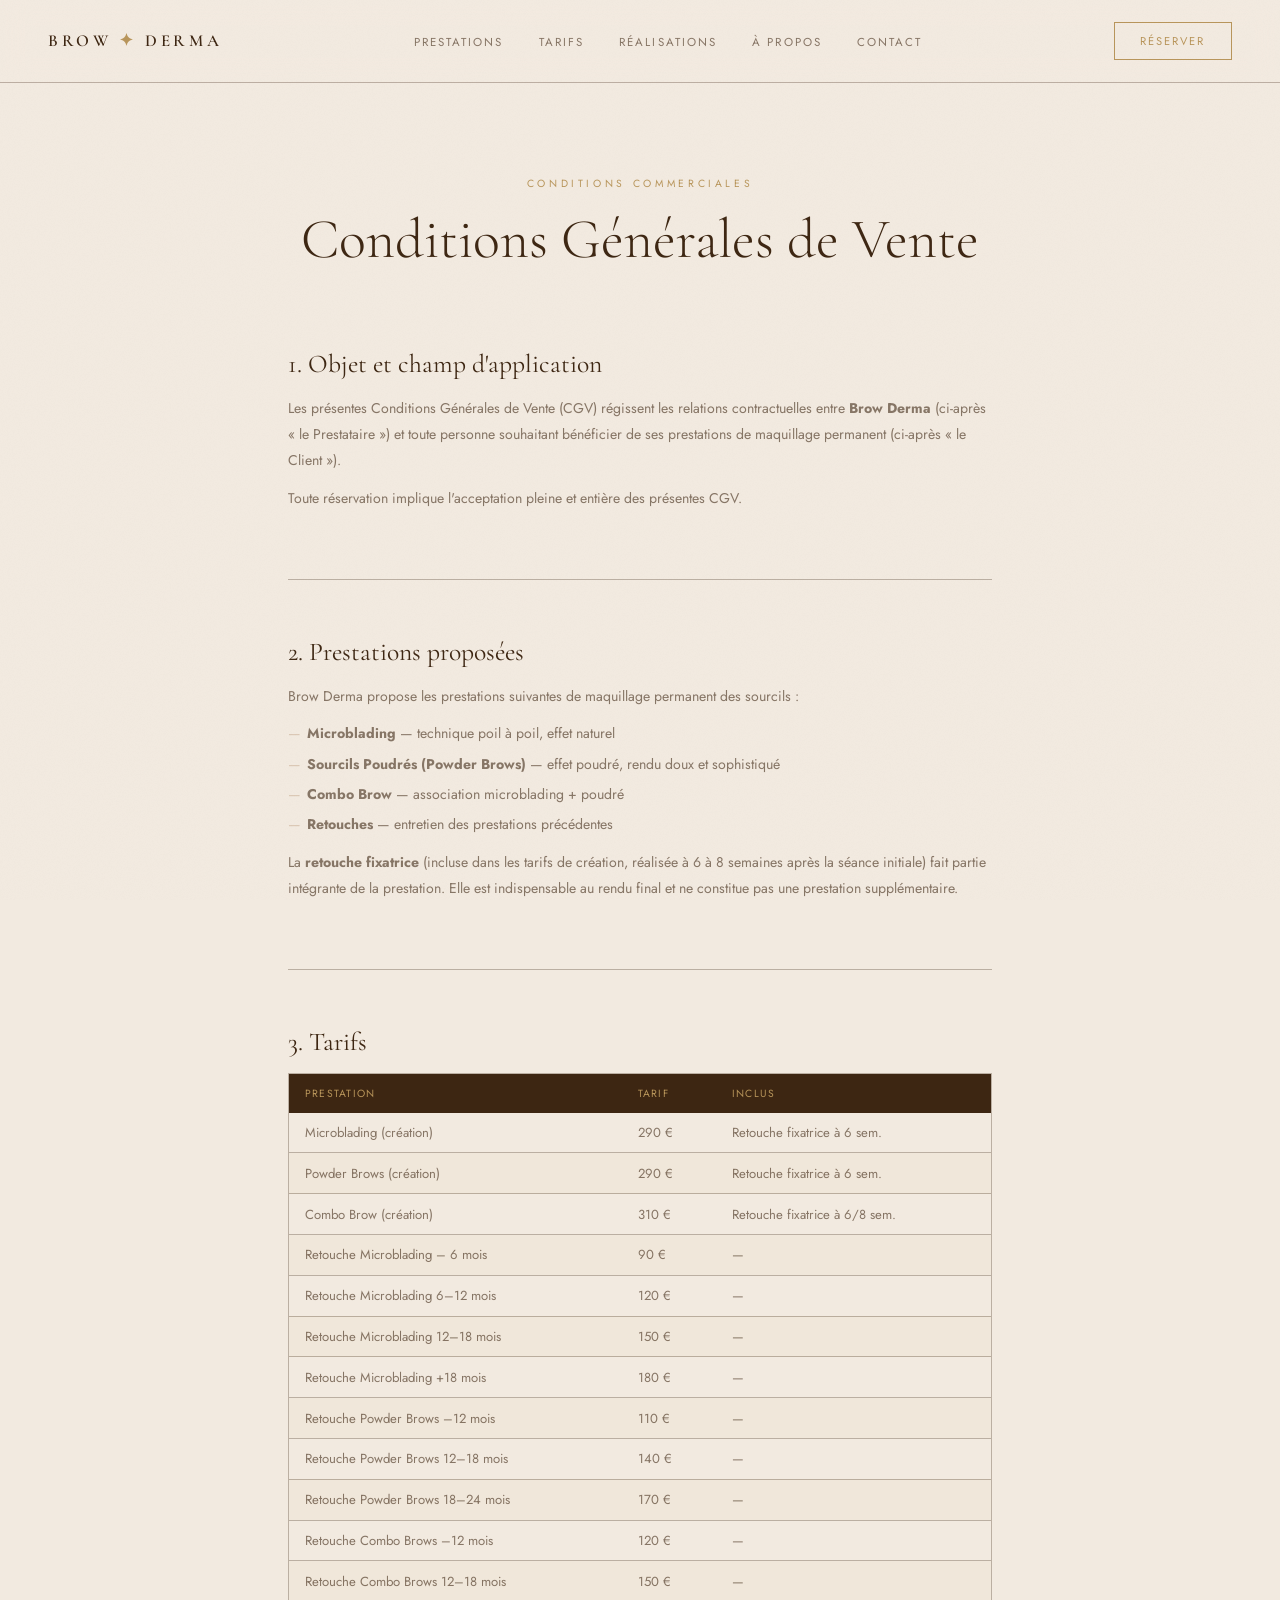
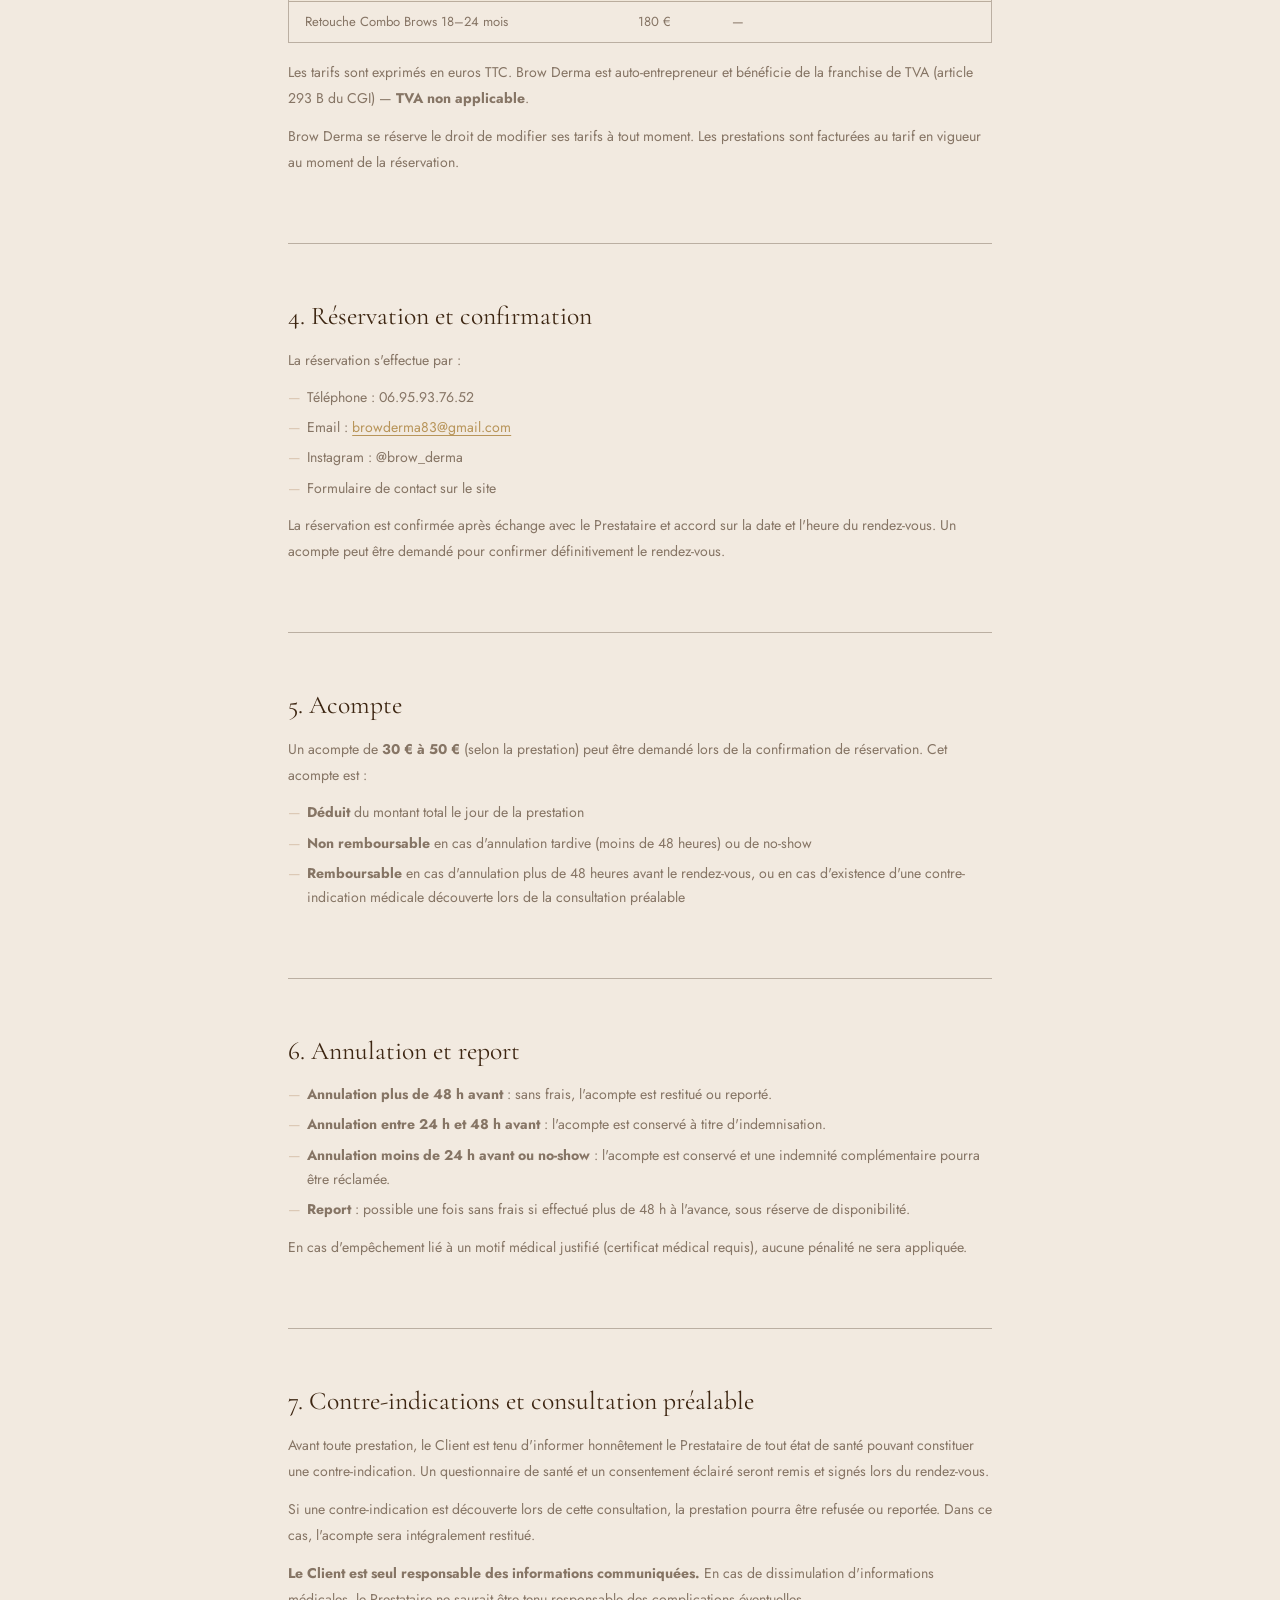
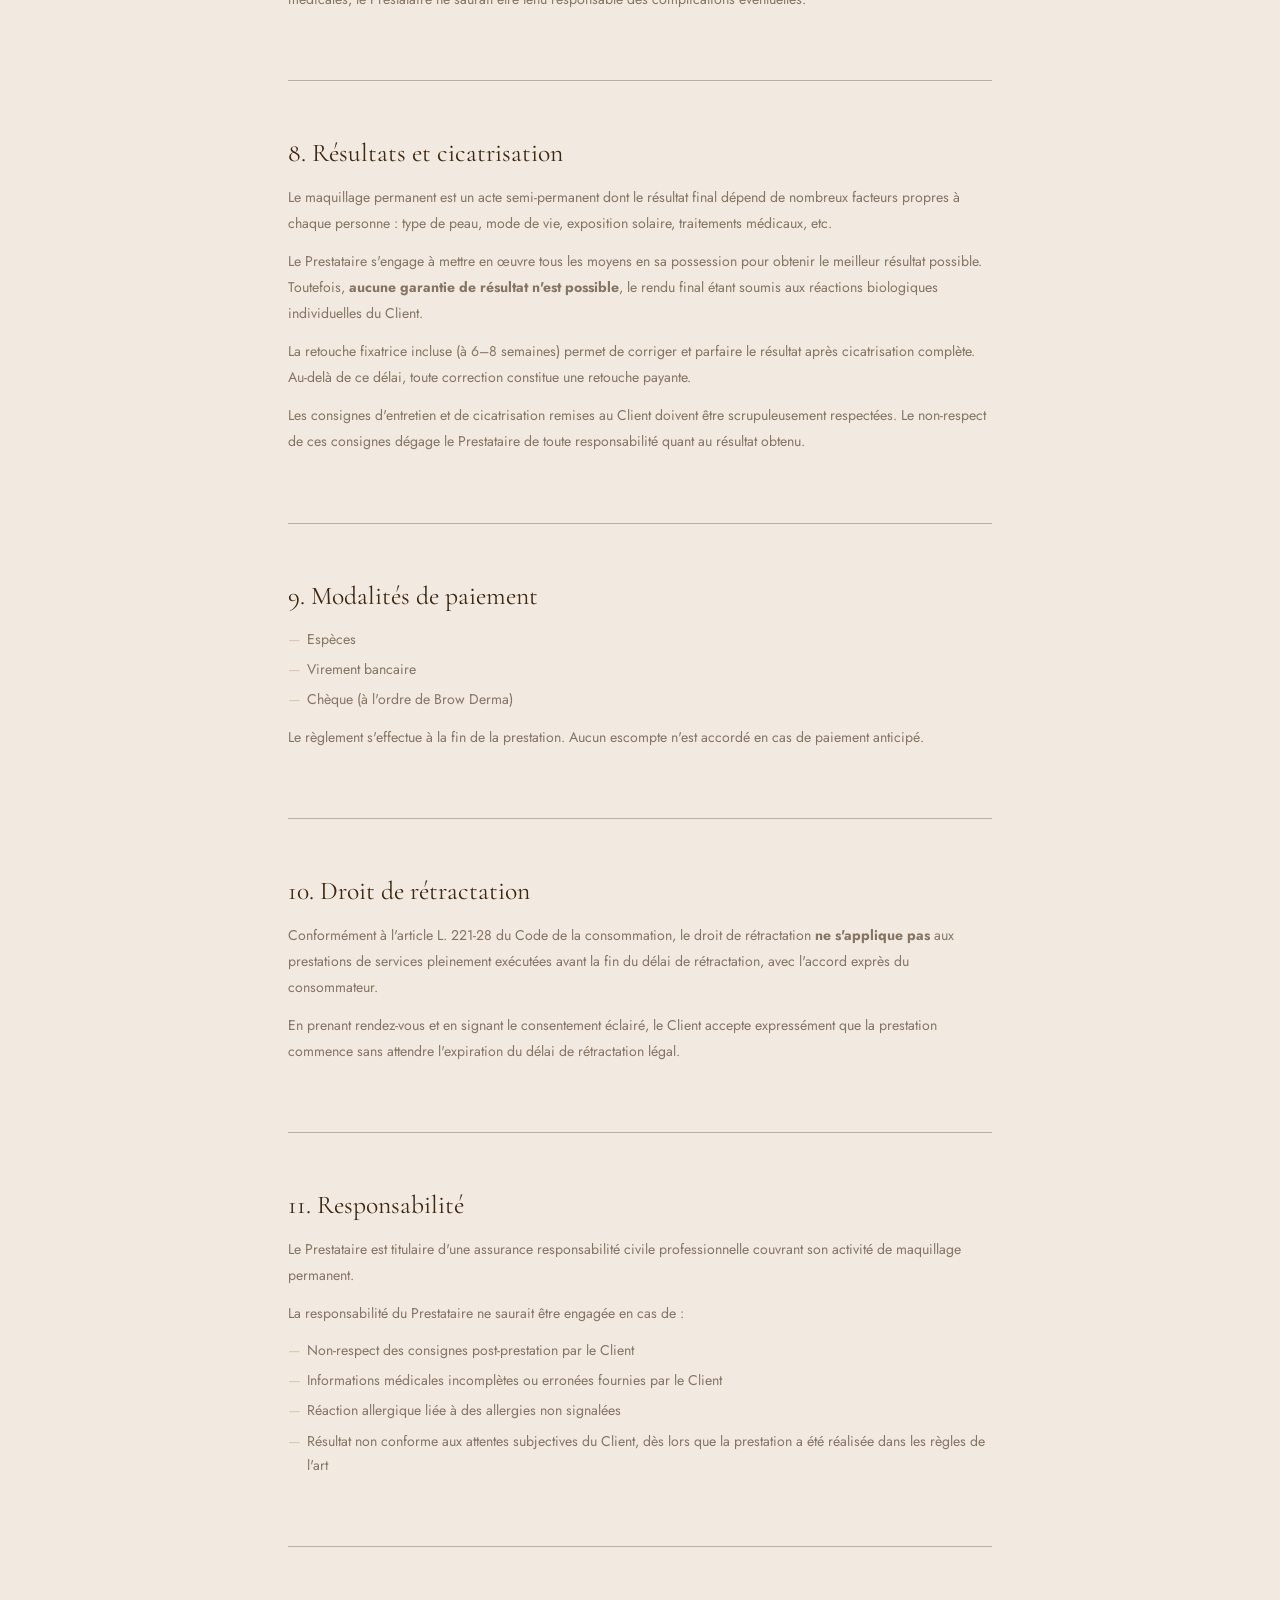
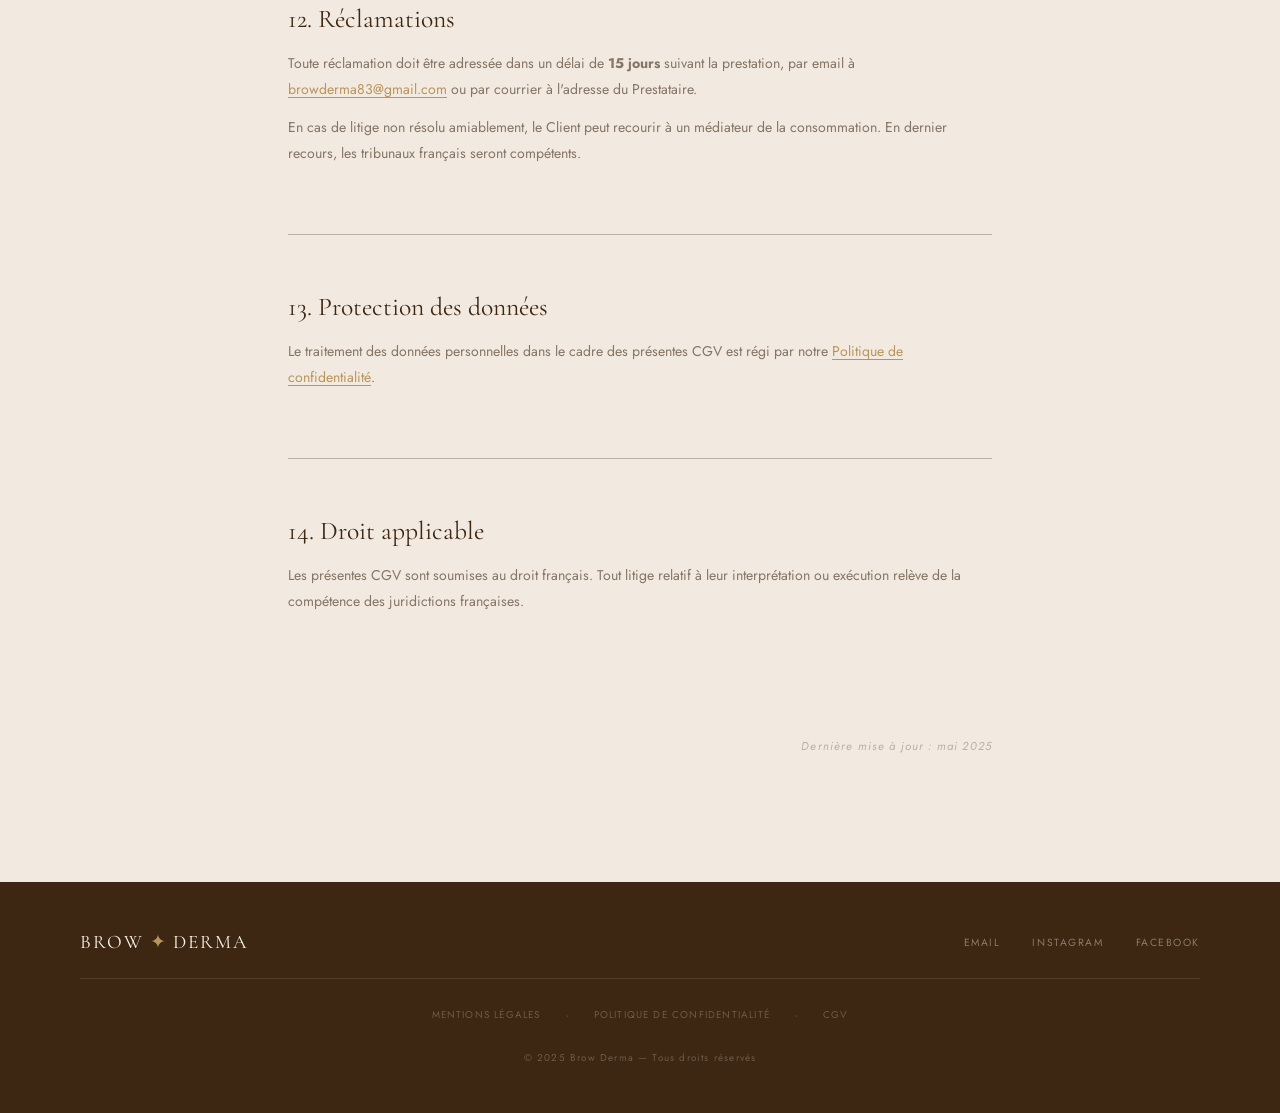
<file: cgv.html>
<!DOCTYPE html>
<html lang="fr">
<head>
  <meta charset="UTF-8" />
  <meta name="viewport" content="width=device-width, initial-scale=1.0" />
  <title>CGV – Brow Derma</title>
  <link rel="preconnect" href="https://fonts.googleapis.com" />
  <link href="https://fonts.googleapis.com/css2?family=Cormorant+Garamond:ital,wght@0,400;0,500;0,600;1,400;1,500;1,600&family=Jost:wght@300;400;500&display=swap" rel="stylesheet" />
  <link rel="stylesheet" href="style.css" />
  <link rel="stylesheet" href="legal.css" />
</head>
<body>

  <nav>
    <a href="index.html" class="nav-logo">BROW <span>✦</span> DERMA</a>
    <ul class="nav-links">
      <li><a href="index.html#prestations">Prestations</a></li>
      <li><a href="index.html#tarifs">Tarifs</a></li>
      <li><a href="index.html#realisations">Réalisations</a></li>
      <li><a href="index.html#apropos">À propos</a></li>
      <li><a href="index.html#contact">Contact</a></li>
    </ul>
    <a href="index.html#rdv" class="nav-cta">Réserver</a>
    <button class="burger" id="burger" aria-label="Ouvrir le menu" aria-expanded="false">
      <span></span><span></span><span></span>
    </button>
  </nav>

  <div class="nav-overlay" id="navOverlay" aria-hidden="true">
    <div class="nav-overlay-links">
      <a href="index.html#prestations" data-close><em>Prestations</em><span class="nav-num">01</span></a>
      <a href="index.html#tarifs" data-close><em>Tarifs</em><span class="nav-num">02</span></a>
      <a href="index.html#realisations" data-close><em>Réalisations</em><span class="nav-num">03</span></a>
      <a href="index.html#apropos" data-close><em>À propos</em><span class="nav-num">04</span></a>
      <a href="index.html#faq" data-close><em>FAQ</em><span class="nav-num">05</span></a>
      <a href="index.html#contact" data-close><em>Contact</em><span class="nav-num">06</span></a>
    </div>
    <div class="nav-overlay-footer">
      <a href="index.html#rdv" class="nav-overlay-cta" data-close>Prendre rendez-vous</a>
      <div class="nav-overlay-contacts">
        <a href="tel:+33695937652">06.95.93.76.52</a>
        <a href="mailto:browderma83@gmail.com">browderma83@gmail.com</a>
        <a href="https://instagram.com/brow_derma" target="_blank" rel="noopener">@brow_derma</a>
      </div>
    </div>
  </div>

  <main class="legal">
    <div class="legal__hero fade-in">
      <span class="legal__eyebrow">Conditions commerciales</span>
      <h1>Conditions Générales de Vente</h1>
    </div>

    <div class="legal__body fade-in">

      <section class="legal__section">
        <h2>1. Objet et champ d'application</h2>
        <p>Les présentes Conditions Générales de Vente (CGV) régissent les relations contractuelles entre <strong>Brow Derma</strong> (ci-après « le Prestataire ») et toute personne souhaitant bénéficier de ses prestations de maquillage permanent (ci-après « le Client »).</p>
        <p>Toute réservation implique l'acceptation pleine et entière des présentes CGV.</p>
      </section>

      <section class="legal__section">
        <h2>2. Prestations proposées</h2>
        <p>Brow Derma propose les prestations suivantes de maquillage permanent des sourcils :</p>
        <ul>
          <li><strong>Microblading</strong> — technique poil à poil, effet naturel</li>
          <li><strong>Sourcils Poudrés (Powder Brows)</strong> — effet poudré, rendu doux et sophistiqué</li>
          <li><strong>Combo Brow</strong> — association microblading + poudré</li>
          <li><strong>Retouches</strong> — entretien des prestations précédentes</li>
        </ul>
        <p>La <strong>retouche fixatrice</strong> (incluse dans les tarifs de création, réalisée à 6 à 8 semaines après la séance initiale) fait partie intégrante de la prestation. Elle est indispensable au rendu final et ne constitue pas une prestation supplémentaire.</p>
      </section>

      <section class="legal__section">
        <h2>3. Tarifs</h2>
        <div class="legal__table-wrap">
          <table class="legal__table">
            <thead>
              <tr><th>Prestation</th><th>Tarif</th><th>Inclus</th></tr>
            </thead>
            <tbody>
              <tr><td>Microblading (création)</td><td>290 €</td><td>Retouche fixatrice à 6 sem.</td></tr>
              <tr><td>Powder Brows (création)</td><td>290 €</td><td>Retouche fixatrice à 6 sem.</td></tr>
              <tr><td>Combo Brow (création)</td><td>310 €</td><td>Retouche fixatrice à 6/8 sem.</td></tr>
              <tr><td>Retouche Microblading – 6 mois</td><td>90 €</td><td>—</td></tr>
              <tr><td>Retouche Microblading 6–12 mois</td><td>120 €</td><td>—</td></tr>
              <tr><td>Retouche Microblading 12–18 mois</td><td>150 €</td><td>—</td></tr>
              <tr><td>Retouche Microblading +18 mois</td><td>180 €</td><td>—</td></tr>
              <tr><td>Retouche Powder Brows –12 mois</td><td>110 €</td><td>—</td></tr>
              <tr><td>Retouche Powder Brows 12–18 mois</td><td>140 €</td><td>—</td></tr>
              <tr><td>Retouche Powder Brows 18–24 mois</td><td>170 €</td><td>—</td></tr>
              <tr><td>Retouche Combo Brows –12 mois</td><td>120 €</td><td>—</td></tr>
              <tr><td>Retouche Combo Brows 12–18 mois</td><td>150 €</td><td>—</td></tr>
              <tr><td>Retouche Combo Brows 18–24 mois</td><td>180 €</td><td>—</td></tr>
            </tbody>
          </table>
        </div>
        <p>Les tarifs sont exprimés en euros TTC. Brow Derma est auto-entrepreneur et bénéficie de la franchise de TVA (article 293 B du CGI) — <strong>TVA non applicable</strong>.</p>
        <p>Brow Derma se réserve le droit de modifier ses tarifs à tout moment. Les prestations sont facturées au tarif en vigueur au moment de la réservation.</p>
      </section>

      <section class="legal__section">
        <h2>4. Réservation et confirmation</h2>
        <p>La réservation s'effectue par :</p>
        <ul>
          <li>Téléphone : 06.95.93.76.52</li>
          <li>Email : <a href="mailto:browderma83@gmail.com">browderma83@gmail.com</a></li>
          <li>Instagram : @brow_derma</li>
          <li>Formulaire de contact sur le site</li>
        </ul>
        <p>La réservation est confirmée après échange avec le Prestataire et accord sur la date et l'heure du rendez-vous. Un acompte peut être demandé pour confirmer définitivement le rendez-vous.</p>
      </section>

      <section class="legal__section">
        <h2>5. Acompte</h2>
        <p>Un acompte de <strong>30 € à 50 €</strong> (selon la prestation) peut être demandé lors de la confirmation de réservation. Cet acompte est :</p>
        <ul>
          <li><strong>Déduit</strong> du montant total le jour de la prestation</li>
          <li><strong>Non remboursable</strong> en cas d'annulation tardive (moins de 48 heures) ou de no-show</li>
          <li><strong>Remboursable</strong> en cas d'annulation plus de 48 heures avant le rendez-vous, ou en cas d'existence d'une contre-indication médicale découverte lors de la consultation préalable</li>
        </ul>
      </section>

      <section class="legal__section">
        <h2>6. Annulation et report</h2>
        <ul>
          <li><strong>Annulation plus de 48 h avant</strong> : sans frais, l'acompte est restitué ou reporté.</li>
          <li><strong>Annulation entre 24 h et 48 h avant</strong> : l'acompte est conservé à titre d'indemnisation.</li>
          <li><strong>Annulation moins de 24 h avant ou no-show</strong> : l'acompte est conservé et une indemnité complémentaire pourra être réclamée.</li>
          <li><strong>Report</strong> : possible une fois sans frais si effectué plus de 48 h à l'avance, sous réserve de disponibilité.</li>
        </ul>
        <p>En cas d'empêchement lié à un motif médical justifié (certificat médical requis), aucune pénalité ne sera appliquée.</p>
      </section>

      <section class="legal__section">
        <h2>7. Contre-indications et consultation préalable</h2>
        <p>Avant toute prestation, le Client est tenu d'informer honnêtement le Prestataire de tout état de santé pouvant constituer une contre-indication. Un questionnaire de santé et un consentement éclairé seront remis et signés lors du rendez-vous.</p>
        <p>Si une contre-indication est découverte lors de cette consultation, la prestation pourra être refusée ou reportée. Dans ce cas, l'acompte sera intégralement restitué.</p>
        <p><strong>Le Client est seul responsable des informations communiquées.</strong> En cas de dissimulation d'informations médicales, le Prestataire ne saurait être tenu responsable des complications éventuelles.</p>
      </section>

      <section class="legal__section">
        <h2>8. Résultats et cicatrisation</h2>
        <p>Le maquillage permanent est un acte semi-permanent dont le résultat final dépend de nombreux facteurs propres à chaque personne : type de peau, mode de vie, exposition solaire, traitements médicaux, etc.</p>
        <p>Le Prestataire s'engage à mettre en œuvre tous les moyens en sa possession pour obtenir le meilleur résultat possible. Toutefois, <strong>aucune garantie de résultat n'est possible</strong>, le rendu final étant soumis aux réactions biologiques individuelles du Client.</p>
        <p>La retouche fixatrice incluse (à 6–8 semaines) permet de corriger et parfaire le résultat après cicatrisation complète. Au-delà de ce délai, toute correction constitue une retouche payante.</p>
        <p>Les consignes d'entretien et de cicatrisation remises au Client doivent être scrupuleusement respectées. Le non-respect de ces consignes dégage le Prestataire de toute responsabilité quant au résultat obtenu.</p>
      </section>

      <section class="legal__section">
        <h2>9. Modalités de paiement</h2>
        <ul>
          <li>Espèces</li>
          <li>Virement bancaire</li>
          <li>Chèque (à l'ordre de Brow Derma)</li>
        </ul>
        <p>Le règlement s'effectue à la fin de la prestation. Aucun escompte n'est accordé en cas de paiement anticipé.</p>
      </section>

      <section class="legal__section">
        <h2>10. Droit de rétractation</h2>
        <p>Conformément à l'article L. 221-28 du Code de la consommation, le droit de rétractation <strong>ne s'applique pas</strong> aux prestations de services pleinement exécutées avant la fin du délai de rétractation, avec l'accord exprès du consommateur.</p>
        <p>En prenant rendez-vous et en signant le consentement éclairé, le Client accepte expressément que la prestation commence sans attendre l'expiration du délai de rétractation légal.</p>
      </section>

      <section class="legal__section">
        <h2>11. Responsabilité</h2>
        <p>Le Prestataire est titulaire d'une assurance responsabilité civile professionnelle couvrant son activité de maquillage permanent.</p>
        <p>La responsabilité du Prestataire ne saurait être engagée en cas de :</p>
        <ul>
          <li>Non-respect des consignes post-prestation par le Client</li>
          <li>Informations médicales incomplètes ou erronées fournies par le Client</li>
          <li>Réaction allergique liée à des allergies non signalées</li>
          <li>Résultat non conforme aux attentes subjectives du Client, dès lors que la prestation a été réalisée dans les règles de l'art</li>
        </ul>
      </section>

      <section class="legal__section">
        <h2>12. Réclamations</h2>
        <p>Toute réclamation doit être adressée dans un délai de <strong>15 jours</strong> suivant la prestation, par email à <a href="mailto:browderma83@gmail.com">browderma83@gmail.com</a> ou par courrier à l'adresse du Prestataire.</p>
        <p>En cas de litige non résolu amiablement, le Client peut recourir à un médiateur de la consommation. En dernier recours, les tribunaux français seront compétents.</p>
      </section>

      <section class="legal__section">
        <h2>13. Protection des données</h2>
        <p>Le traitement des données personnelles dans le cadre des présentes CGV est régi par notre <a href="politique-confidentialite.html">Politique de confidentialité</a>.</p>
      </section>

      <section class="legal__section">
        <h2>14. Droit applicable</h2>
        <p>Les présentes CGV sont soumises au droit français. Tout litige relatif à leur interprétation ou exécution relève de la compétence des juridictions françaises.</p>
      </section>

      <p class="legal__date">Dernière mise à jour : mai 2025</p>
    </div>
  </main>

  <footer>
    <div class="footer-top">
      <a href="index.html" class="footer-logo">BROW <span>✦</span> DERMA</a>
      <div class="footer-links">
        <a href="mailto:browderma83@gmail.com">Email</a>
        <a href="https://instagram.com/brow_derma" target="_blank" rel="noopener">Instagram</a>
        <a href="https://facebook.com/BrowDerma" target="_blank" rel="noopener">Facebook</a>
      </div>
    </div>
    <div class="footer-legal">
      <a href="mentions-legales.html">Mentions légales</a>
      <span>·</span>
      <a href="politique-confidentialite.html">Politique de confidentialité</a>
      <span>·</span>
      <a href="cgv.html">CGV</a>
    </div>
    <p class="footer-copy">© 2025 Brow Derma — Tous droits réservés</p>
  </footer>

  <script>
    const observer = new IntersectionObserver(entries => {
      entries.forEach(e => { if (e.isIntersecting) e.target.classList.add('visible'); });
    }, { threshold: 0.08 });
    document.querySelectorAll('.fade-in').forEach(el => observer.observe(el));

    const burger = document.getElementById('burger');
    const navOverlay = document.getElementById('navOverlay');
    const closeMenu = () => { burger.classList.remove('open'); navOverlay.classList.remove('open'); burger.setAttribute('aria-expanded','false'); navOverlay.setAttribute('aria-hidden','true'); document.body.style.overflow=''; };
    burger.addEventListener('click', () => { if (burger.classList.contains('open')) { closeMenu(); } else { burger.classList.add('open'); navOverlay.classList.add('open'); burger.setAttribute('aria-expanded','true'); navOverlay.setAttribute('aria-hidden','false'); document.body.style.overflow='hidden'; } });
    navOverlay.querySelectorAll('[data-close]').forEach(a => a.addEventListener('click', closeMenu));
    document.addEventListener('keydown', e => { if (e.key === 'Escape') closeMenu(); });
  </script>
</body>
</html>
</file>
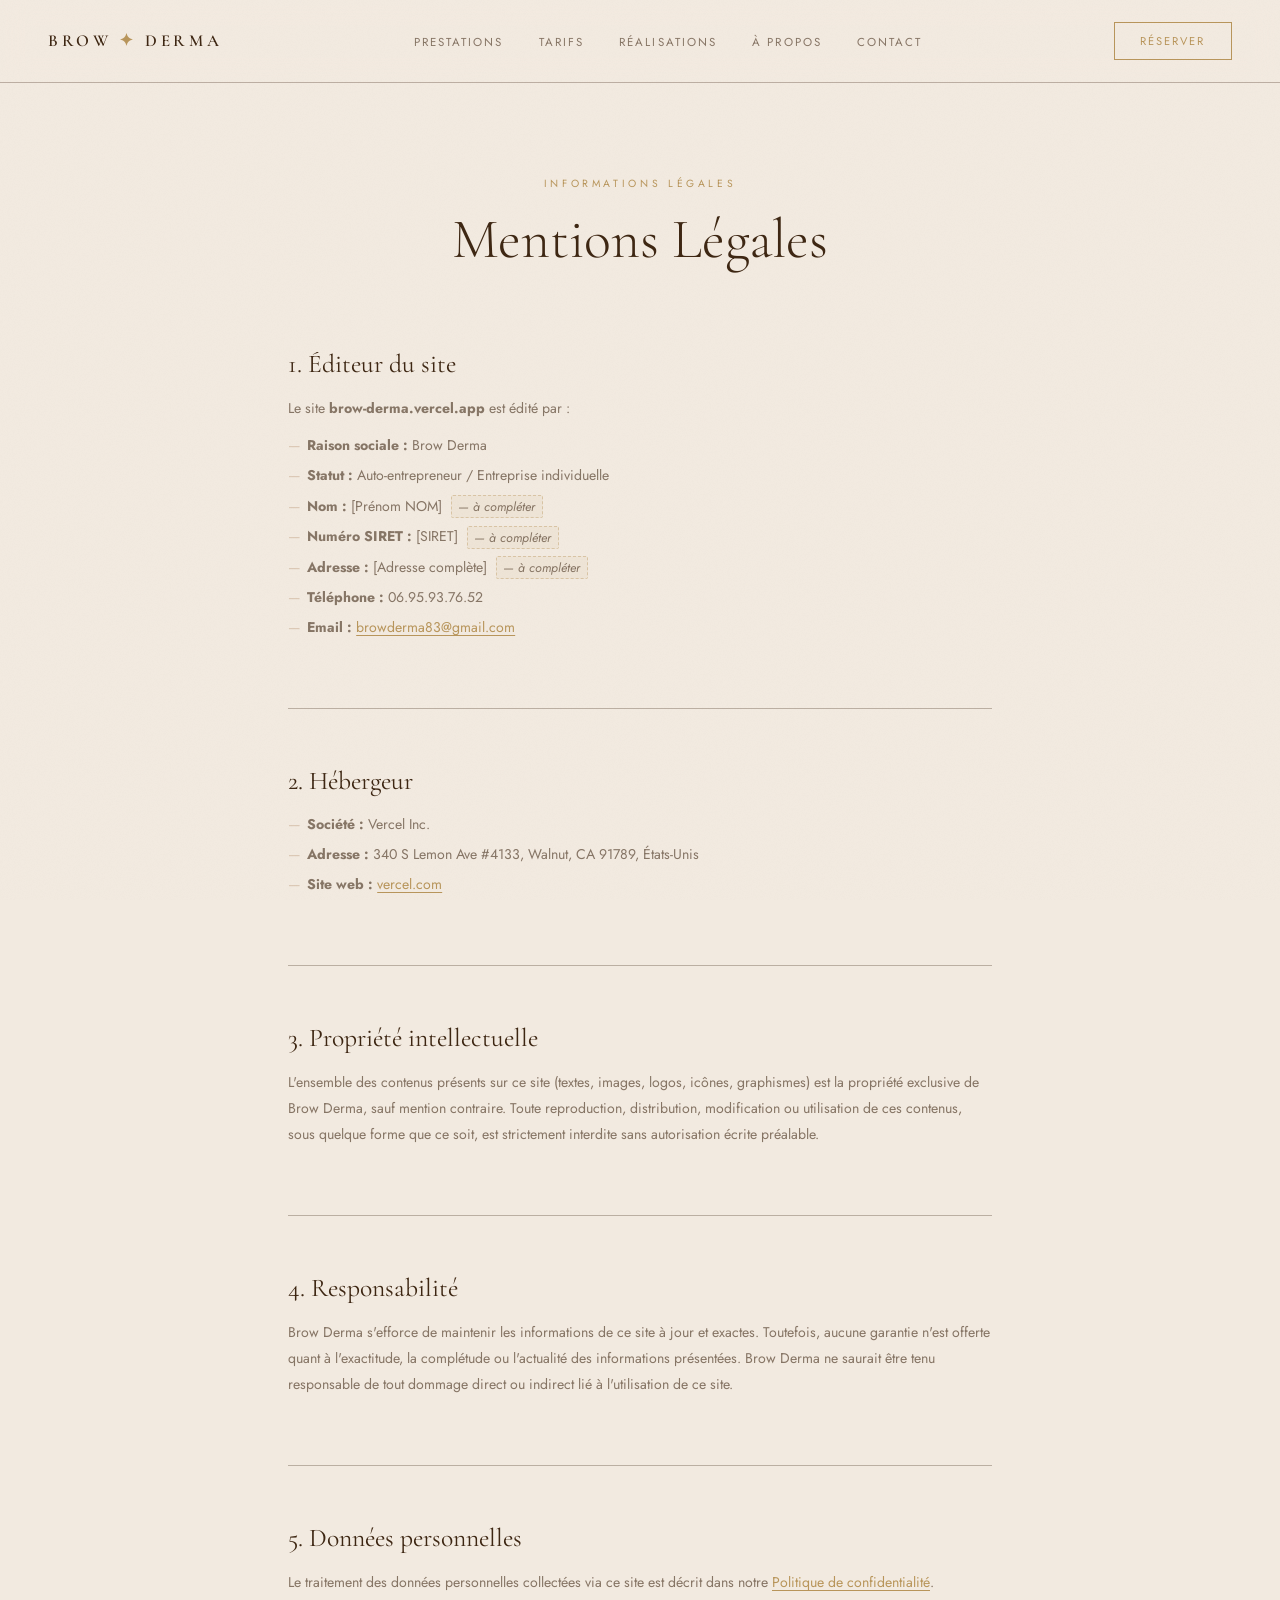
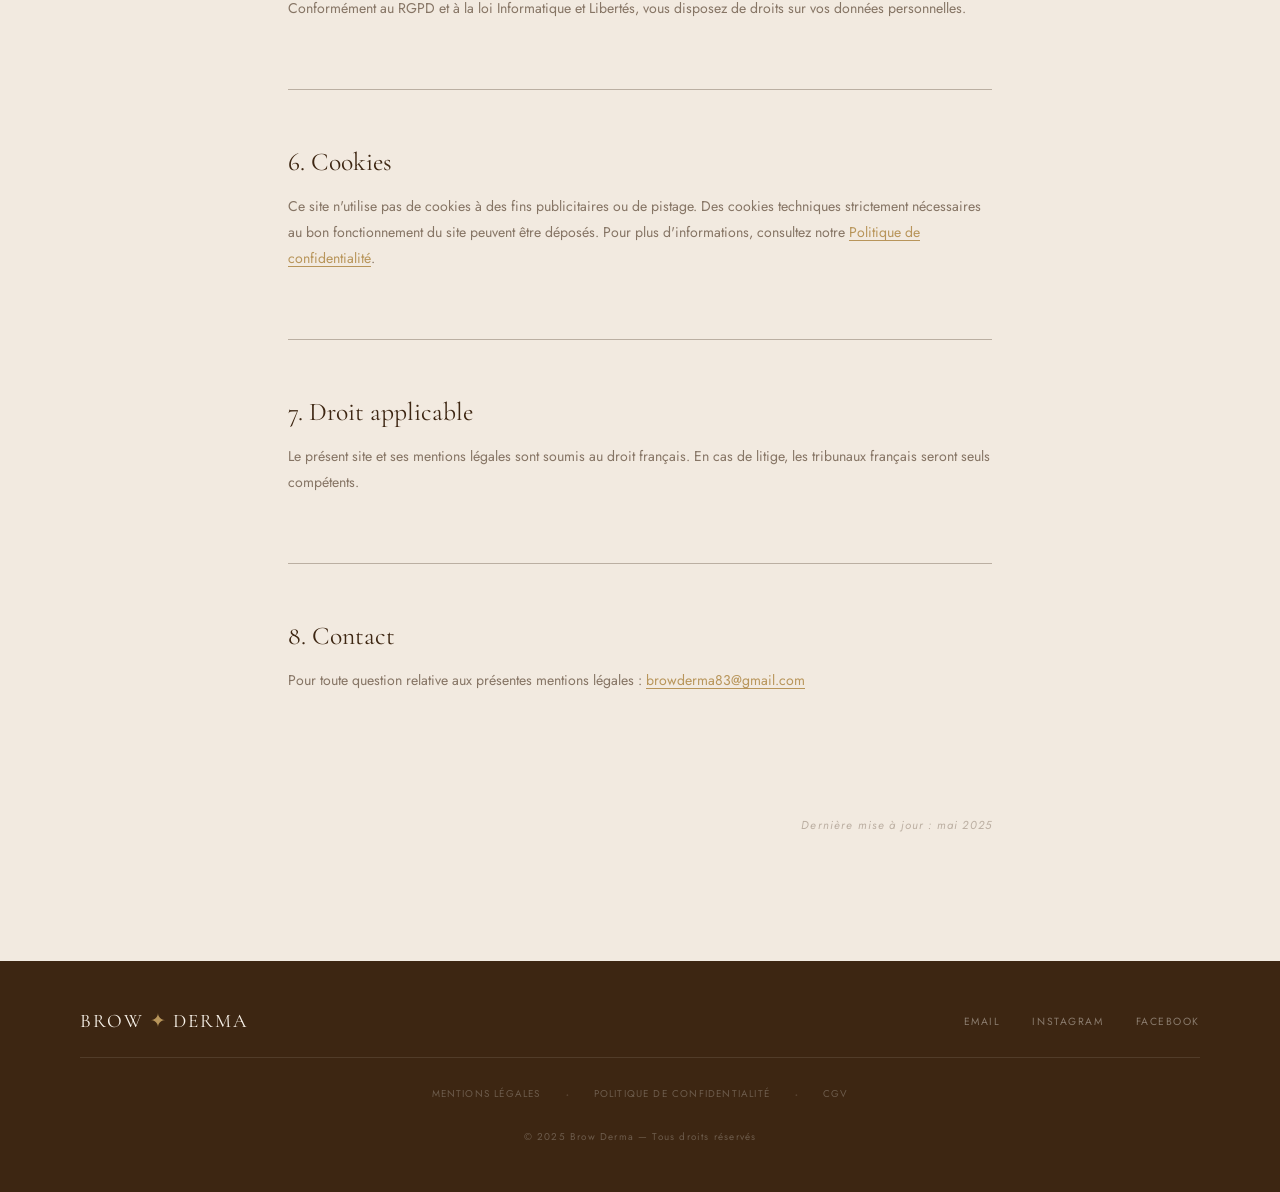
<file: mentions-legales.html>
<!DOCTYPE html>
<html lang="fr">
<head>
  <meta charset="UTF-8" />
  <meta name="viewport" content="width=device-width, initial-scale=1.0" />
  <title>Mentions Légales – Brow Derma</title>
  <link rel="preconnect" href="https://fonts.googleapis.com" />
  <link href="https://fonts.googleapis.com/css2?family=Cormorant+Garamond:ital,wght@0,400;0,500;0,600;1,400;1,500;1,600&family=Jost:wght@300;400;500&display=swap" rel="stylesheet" />
  <link rel="stylesheet" href="style.css" />
  <link rel="stylesheet" href="legal.css" />
</head>
<body>

  <nav>
    <a href="index.html" class="nav-logo">BROW <span>✦</span> DERMA</a>
    <ul class="nav-links">
      <li><a href="index.html#prestations">Prestations</a></li>
      <li><a href="index.html#tarifs">Tarifs</a></li>
      <li><a href="index.html#realisations">Réalisations</a></li>
      <li><a href="index.html#apropos">À propos</a></li>
      <li><a href="index.html#contact">Contact</a></li>
    </ul>
    <a href="index.html#rdv" class="nav-cta">Réserver</a>
    <button class="burger" id="burger" aria-label="Ouvrir le menu" aria-expanded="false">
      <span></span><span></span><span></span>
    </button>
  </nav>

  <div class="nav-overlay" id="navOverlay" aria-hidden="true">
    <div class="nav-overlay-links">
      <a href="index.html#prestations" data-close><em>Prestations</em><span class="nav-num">01</span></a>
      <a href="index.html#tarifs" data-close><em>Tarifs</em><span class="nav-num">02</span></a>
      <a href="index.html#realisations" data-close><em>Réalisations</em><span class="nav-num">03</span></a>
      <a href="index.html#apropos" data-close><em>À propos</em><span class="nav-num">04</span></a>
      <a href="index.html#faq" data-close><em>FAQ</em><span class="nav-num">05</span></a>
      <a href="index.html#contact" data-close><em>Contact</em><span class="nav-num">06</span></a>
    </div>
    <div class="nav-overlay-footer">
      <a href="index.html#rdv" class="nav-overlay-cta" data-close>Prendre rendez-vous</a>
      <div class="nav-overlay-contacts">
        <a href="tel:+33695937652">06.95.93.76.52</a>
        <a href="mailto:browderma83@gmail.com">browderma83@gmail.com</a>
        <a href="https://instagram.com/brow_derma" target="_blank" rel="noopener">@brow_derma</a>
      </div>
    </div>
  </div>

  <main class="legal">
    <div class="legal__hero fade-in">
      <span class="legal__eyebrow">Informations légales</span>
      <h1>Mentions Légales</h1>
    </div>

    <div class="legal__body fade-in">

      <section class="legal__section">
        <h2>1. Éditeur du site</h2>
        <p>Le site <strong>brow-derma.vercel.app</strong> est édité par :</p>
        <ul>
          <li><strong>Raison sociale :</strong> Brow Derma</li>
          <li><strong>Statut :</strong> Auto-entrepreneur / Entreprise individuelle</li>
          <li><strong>Nom :</strong> [Prénom NOM] <span class="legal__placeholder">— à compléter</span></li>
          <li><strong>Numéro SIRET :</strong> [SIRET] <span class="legal__placeholder">— à compléter</span></li>
          <li><strong>Adresse :</strong> [Adresse complète] <span class="legal__placeholder">— à compléter</span></li>
          <li><strong>Téléphone :</strong> 06.95.93.76.52</li>
          <li><strong>Email :</strong> <a href="mailto:browderma83@gmail.com">browderma83@gmail.com</a></li>
        </ul>
      </section>

      <section class="legal__section">
        <h2>2. Hébergeur</h2>
        <ul>
          <li><strong>Société :</strong> Vercel Inc.</li>
          <li><strong>Adresse :</strong> 340 S Lemon Ave #4133, Walnut, CA 91789, États-Unis</li>
          <li><strong>Site web :</strong> <a href="https://vercel.com" target="_blank" rel="noopener">vercel.com</a></li>
        </ul>
      </section>

      <section class="legal__section">
        <h2>3. Propriété intellectuelle</h2>
        <p>L'ensemble des contenus présents sur ce site (textes, images, logos, icônes, graphismes) est la propriété exclusive de Brow Derma, sauf mention contraire. Toute reproduction, distribution, modification ou utilisation de ces contenus, sous quelque forme que ce soit, est strictement interdite sans autorisation écrite préalable.</p>
      </section>

      <section class="legal__section">
        <h2>4. Responsabilité</h2>
        <p>Brow Derma s'efforce de maintenir les informations de ce site à jour et exactes. Toutefois, aucune garantie n'est offerte quant à l'exactitude, la complétude ou l'actualité des informations présentées. Brow Derma ne saurait être tenu responsable de tout dommage direct ou indirect lié à l'utilisation de ce site.</p>
      </section>

      <section class="legal__section">
        <h2>5. Données personnelles</h2>
        <p>Le traitement des données personnelles collectées via ce site est décrit dans notre <a href="politique-confidentialite.html">Politique de confidentialité</a>. Conformément au RGPD et à la loi Informatique et Libertés, vous disposez de droits sur vos données personnelles.</p>
      </section>

      <section class="legal__section">
        <h2>6. Cookies</h2>
        <p>Ce site n'utilise pas de cookies à des fins publicitaires ou de pistage. Des cookies techniques strictement nécessaires au bon fonctionnement du site peuvent être déposés. Pour plus d'informations, consultez notre <a href="politique-confidentialite.html">Politique de confidentialité</a>.</p>
      </section>

      <section class="legal__section">
        <h2>7. Droit applicable</h2>
        <p>Le présent site et ses mentions légales sont soumis au droit français. En cas de litige, les tribunaux français seront seuls compétents.</p>
      </section>

      <section class="legal__section">
        <h2>8. Contact</h2>
        <p>Pour toute question relative aux présentes mentions légales : <a href="mailto:browderma83@gmail.com">browderma83@gmail.com</a></p>
      </section>

      <p class="legal__date">Dernière mise à jour : mai 2025</p>
    </div>
  </main>

  <footer>
    <div class="footer-top">
      <a href="index.html" class="footer-logo">BROW <span>✦</span> DERMA</a>
      <div class="footer-links">
        <a href="mailto:browderma83@gmail.com">Email</a>
        <a href="https://instagram.com/brow_derma" target="_blank" rel="noopener">Instagram</a>
        <a href="https://facebook.com/BrowDerma" target="_blank" rel="noopener">Facebook</a>
      </div>
    </div>
    <div class="footer-legal">
      <a href="mentions-legales.html">Mentions légales</a>
      <span>·</span>
      <a href="politique-confidentialite.html">Politique de confidentialité</a>
      <span>·</span>
      <a href="cgv.html">CGV</a>
    </div>
    <p class="footer-copy">© 2025 Brow Derma — Tous droits réservés</p>
  </footer>

  <script>
    const observer = new IntersectionObserver(entries => {
      entries.forEach(e => { if (e.isIntersecting) e.target.classList.add('visible'); });
    }, { threshold: 0.08 });
    document.querySelectorAll('.fade-in').forEach(el => observer.observe(el));

    const burger = document.getElementById('burger');
    const navOverlay = document.getElementById('navOverlay');
    const closeMenu = () => { burger.classList.remove('open'); navOverlay.classList.remove('open'); burger.setAttribute('aria-expanded','false'); navOverlay.setAttribute('aria-hidden','true'); document.body.style.overflow=''; };
    burger.addEventListener('click', () => { if (burger.classList.contains('open')) { closeMenu(); } else { burger.classList.add('open'); navOverlay.classList.add('open'); burger.setAttribute('aria-expanded','true'); navOverlay.setAttribute('aria-hidden','false'); document.body.style.overflow='hidden'; } });
    navOverlay.querySelectorAll('[data-close]').forEach(a => a.addEventListener('click', closeMenu));
    document.addEventListener('keydown', e => { if (e.key === 'Escape') closeMenu(); });
  </script>
</body>
</html>
</file>
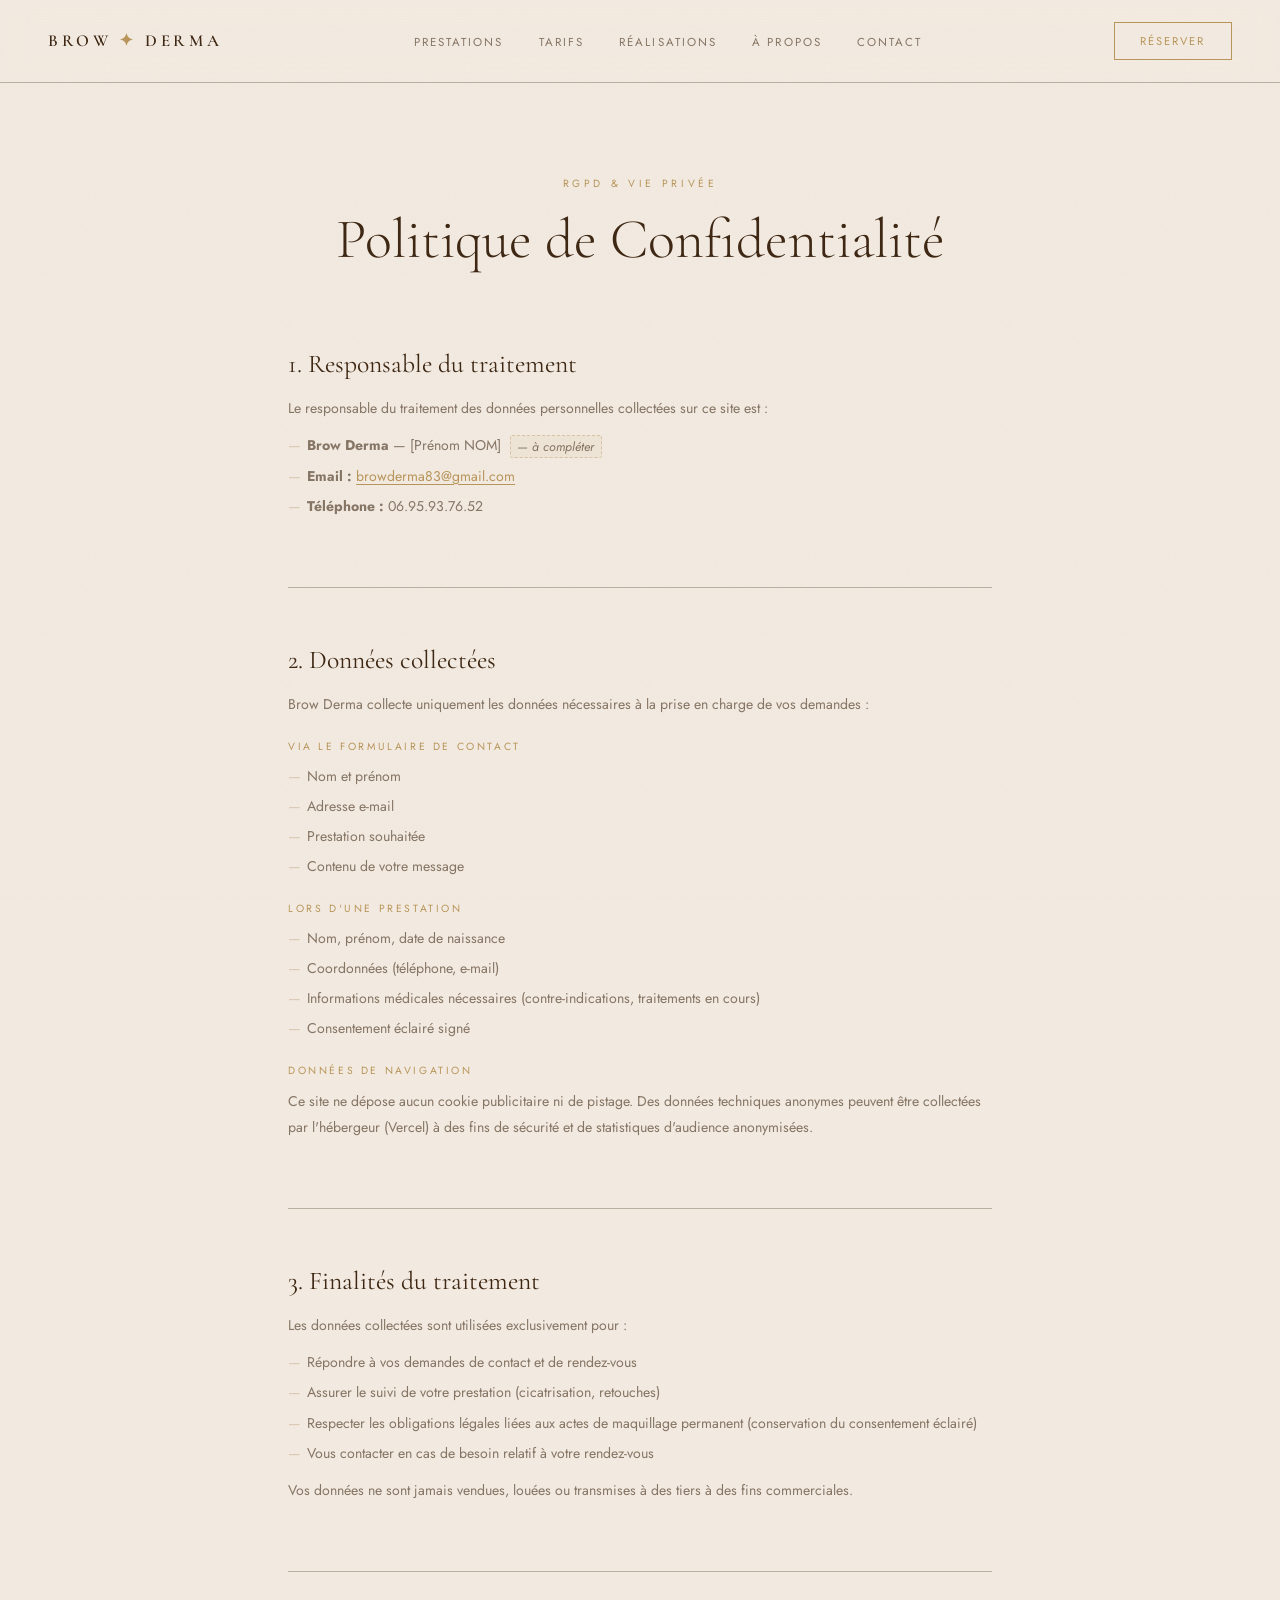
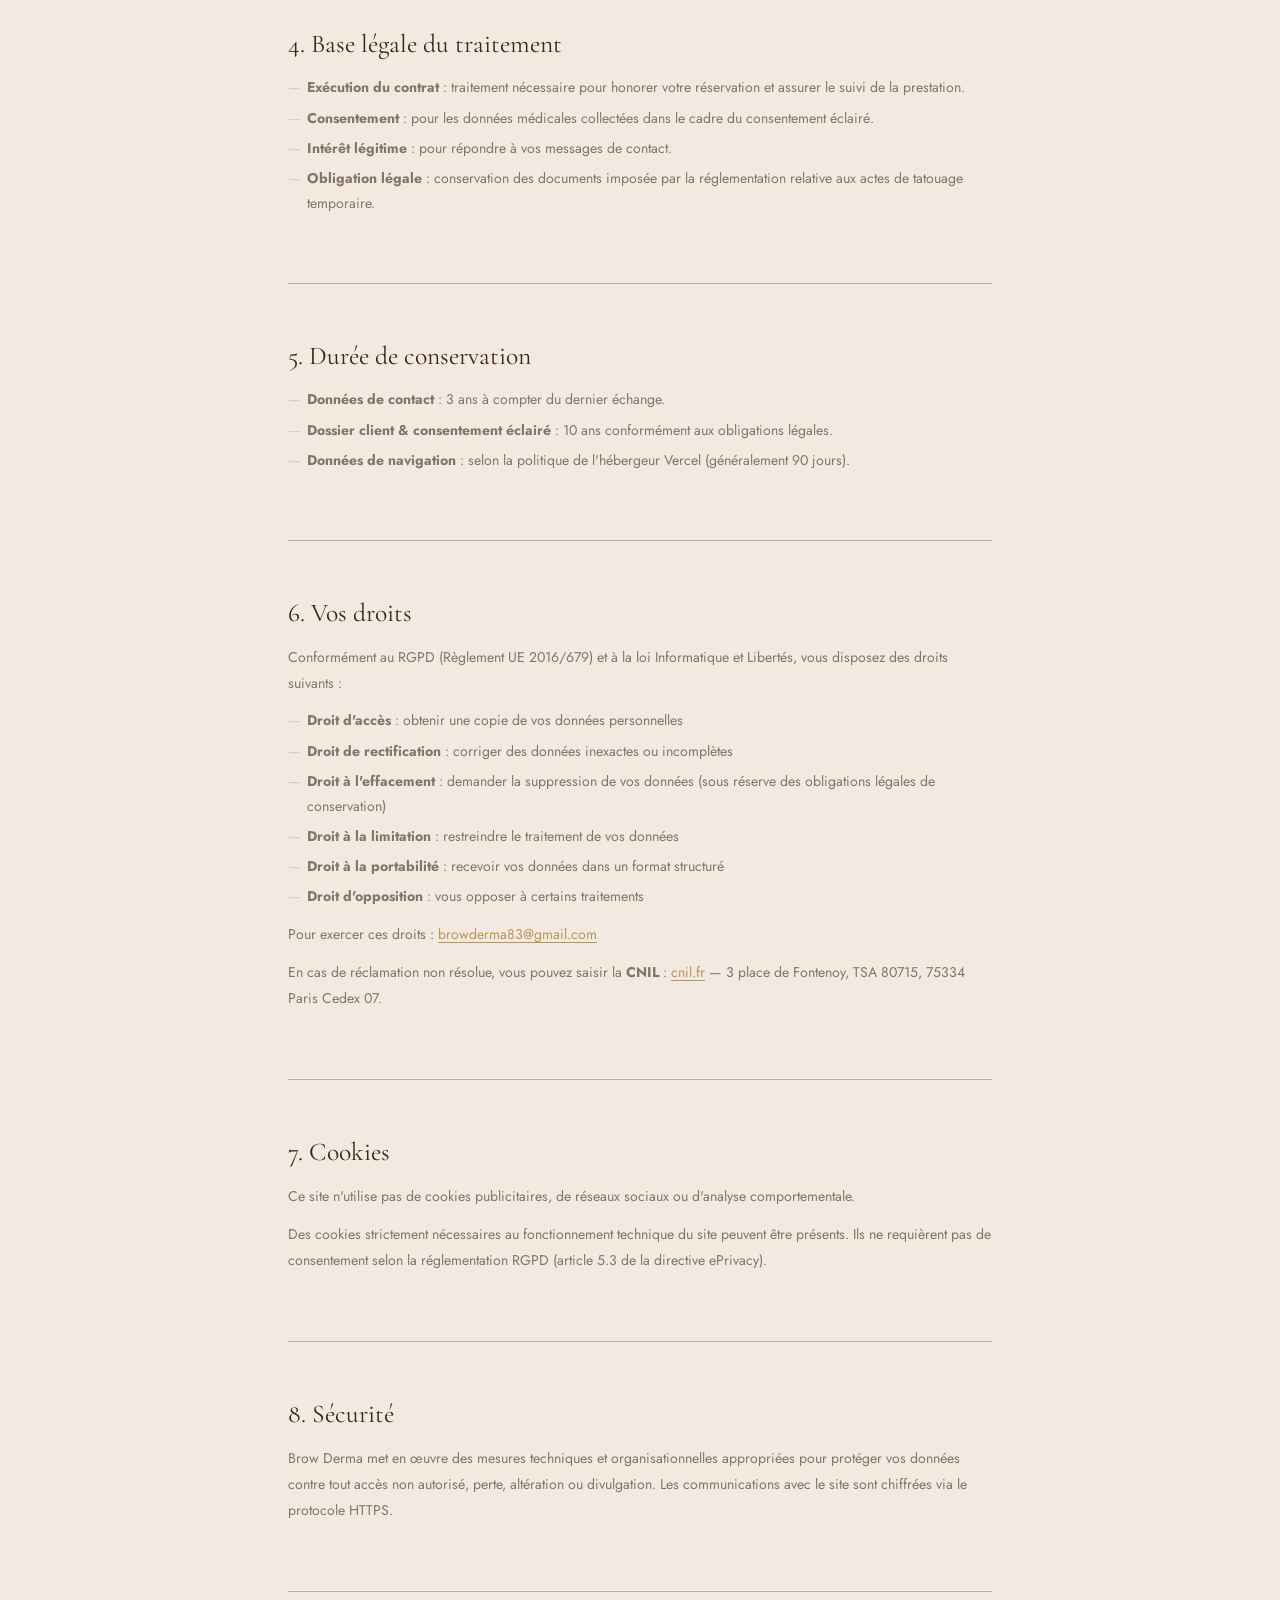
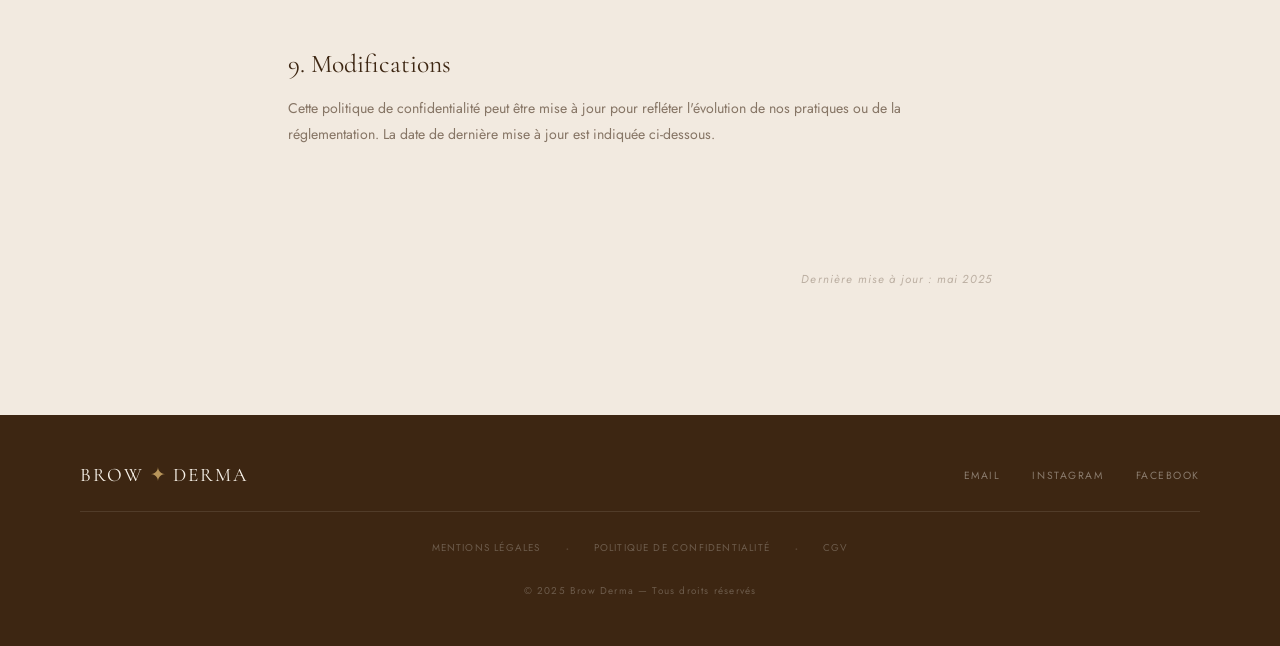
<file: politique-confidentialite.html>
<!DOCTYPE html>
<html lang="fr">
<head>
  <meta charset="UTF-8" />
  <meta name="viewport" content="width=device-width, initial-scale=1.0" />
  <title>Politique de Confidentialité – Brow Derma</title>
  <link rel="preconnect" href="https://fonts.googleapis.com" />
  <link href="https://fonts.googleapis.com/css2?family=Cormorant+Garamond:ital,wght@0,400;0,500;0,600;1,400;1,500;1,600&family=Jost:wght@300;400;500&display=swap" rel="stylesheet" />
  <link rel="stylesheet" href="style.css" />
  <link rel="stylesheet" href="legal.css" />
</head>
<body>

  <nav>
    <a href="index.html" class="nav-logo">BROW <span>✦</span> DERMA</a>
    <ul class="nav-links">
      <li><a href="index.html#prestations">Prestations</a></li>
      <li><a href="index.html#tarifs">Tarifs</a></li>
      <li><a href="index.html#realisations">Réalisations</a></li>
      <li><a href="index.html#apropos">À propos</a></li>
      <li><a href="index.html#contact">Contact</a></li>
    </ul>
    <a href="index.html#rdv" class="nav-cta">Réserver</a>
    <button class="burger" id="burger" aria-label="Ouvrir le menu" aria-expanded="false">
      <span></span><span></span><span></span>
    </button>
  </nav>

  <div class="nav-overlay" id="navOverlay" aria-hidden="true">
    <div class="nav-overlay-links">
      <a href="index.html#prestations" data-close><em>Prestations</em><span class="nav-num">01</span></a>
      <a href="index.html#tarifs" data-close><em>Tarifs</em><span class="nav-num">02</span></a>
      <a href="index.html#realisations" data-close><em>Réalisations</em><span class="nav-num">03</span></a>
      <a href="index.html#apropos" data-close><em>À propos</em><span class="nav-num">04</span></a>
      <a href="index.html#faq" data-close><em>FAQ</em><span class="nav-num">05</span></a>
      <a href="index.html#contact" data-close><em>Contact</em><span class="nav-num">06</span></a>
    </div>
    <div class="nav-overlay-footer">
      <a href="index.html#rdv" class="nav-overlay-cta" data-close>Prendre rendez-vous</a>
      <div class="nav-overlay-contacts">
        <a href="tel:+33695937652">06.95.93.76.52</a>
        <a href="mailto:browderma83@gmail.com">browderma83@gmail.com</a>
        <a href="https://instagram.com/brow_derma" target="_blank" rel="noopener">@brow_derma</a>
      </div>
    </div>
  </div>

  <main class="legal">
    <div class="legal__hero fade-in">
      <span class="legal__eyebrow">RGPD &amp; Vie privée</span>
      <h1>Politique de Confidentialité</h1>
    </div>

    <div class="legal__body fade-in">

      <section class="legal__section">
        <h2>1. Responsable du traitement</h2>
        <p>Le responsable du traitement des données personnelles collectées sur ce site est :</p>
        <ul>
          <li><strong>Brow Derma</strong> — [Prénom NOM] <span class="legal__placeholder">— à compléter</span></li>
          <li><strong>Email :</strong> <a href="mailto:browderma83@gmail.com">browderma83@gmail.com</a></li>
          <li><strong>Téléphone :</strong> 06.95.93.76.52</li>
        </ul>
      </section>

      <section class="legal__section">
        <h2>2. Données collectées</h2>
        <p>Brow Derma collecte uniquement les données nécessaires à la prise en charge de vos demandes :</p>

        <h3>Via le formulaire de contact</h3>
        <ul>
          <li>Nom et prénom</li>
          <li>Adresse e-mail</li>
          <li>Prestation souhaitée</li>
          <li>Contenu de votre message</li>
        </ul>

        <h3>Lors d'une prestation</h3>
        <ul>
          <li>Nom, prénom, date de naissance</li>
          <li>Coordonnées (téléphone, e-mail)</li>
          <li>Informations médicales nécessaires (contre-indications, traitements en cours)</li>
          <li>Consentement éclairé signé</li>
        </ul>

        <h3>Données de navigation</h3>
        <p>Ce site ne dépose aucun cookie publicitaire ni de pistage. Des données techniques anonymes peuvent être collectées par l'hébergeur (Vercel) à des fins de sécurité et de statistiques d'audience anonymisées.</p>
      </section>

      <section class="legal__section">
        <h2>3. Finalités du traitement</h2>
        <p>Les données collectées sont utilisées exclusivement pour :</p>
        <ul>
          <li>Répondre à vos demandes de contact et de rendez-vous</li>
          <li>Assurer le suivi de votre prestation (cicatrisation, retouches)</li>
          <li>Respecter les obligations légales liées aux actes de maquillage permanent (conservation du consentement éclairé)</li>
          <li>Vous contacter en cas de besoin relatif à votre rendez-vous</li>
        </ul>
        <p>Vos données ne sont jamais vendues, louées ou transmises à des tiers à des fins commerciales.</p>
      </section>

      <section class="legal__section">
        <h2>4. Base légale du traitement</h2>
        <ul>
          <li><strong>Exécution du contrat</strong> : traitement nécessaire pour honorer votre réservation et assurer le suivi de la prestation.</li>
          <li><strong>Consentement</strong> : pour les données médicales collectées dans le cadre du consentement éclairé.</li>
          <li><strong>Intérêt légitime</strong> : pour répondre à vos messages de contact.</li>
          <li><strong>Obligation légale</strong> : conservation des documents imposée par la réglementation relative aux actes de tatouage temporaire.</li>
        </ul>
      </section>

      <section class="legal__section">
        <h2>5. Durée de conservation</h2>
        <ul>
          <li><strong>Données de contact</strong> : 3 ans à compter du dernier échange.</li>
          <li><strong>Dossier client &amp; consentement éclairé</strong> : 10 ans conformément aux obligations légales.</li>
          <li><strong>Données de navigation</strong> : selon la politique de l'hébergeur Vercel (généralement 90 jours).</li>
        </ul>
      </section>

      <section class="legal__section">
        <h2>6. Vos droits</h2>
        <p>Conformément au RGPD (Règlement UE 2016/679) et à la loi Informatique et Libertés, vous disposez des droits suivants :</p>
        <ul>
          <li><strong>Droit d'accès</strong> : obtenir une copie de vos données personnelles</li>
          <li><strong>Droit de rectification</strong> : corriger des données inexactes ou incomplètes</li>
          <li><strong>Droit à l'effacement</strong> : demander la suppression de vos données (sous réserve des obligations légales de conservation)</li>
          <li><strong>Droit à la limitation</strong> : restreindre le traitement de vos données</li>
          <li><strong>Droit à la portabilité</strong> : recevoir vos données dans un format structuré</li>
          <li><strong>Droit d'opposition</strong> : vous opposer à certains traitements</li>
        </ul>
        <p>Pour exercer ces droits : <a href="mailto:browderma83@gmail.com">browderma83@gmail.com</a></p>
        <p>En cas de réclamation non résolue, vous pouvez saisir la <strong>CNIL</strong> : <a href="https://www.cnil.fr" target="_blank" rel="noopener">cnil.fr</a> — 3 place de Fontenoy, TSA 80715, 75334 Paris Cedex 07.</p>
      </section>

      <section class="legal__section">
        <h2>7. Cookies</h2>
        <p>Ce site n'utilise pas de cookies publicitaires, de réseaux sociaux ou d'analyse comportementale.</p>
        <p>Des cookies strictement nécessaires au fonctionnement technique du site peuvent être présents. Ils ne requièrent pas de consentement selon la réglementation RGPD (article 5.3 de la directive ePrivacy).</p>
      </section>

      <section class="legal__section">
        <h2>8. Sécurité</h2>
        <p>Brow Derma met en œuvre des mesures techniques et organisationnelles appropriées pour protéger vos données contre tout accès non autorisé, perte, altération ou divulgation. Les communications avec le site sont chiffrées via le protocole HTTPS.</p>
      </section>

      <section class="legal__section">
        <h2>9. Modifications</h2>
        <p>Cette politique de confidentialité peut être mise à jour pour refléter l'évolution de nos pratiques ou de la réglementation. La date de dernière mise à jour est indiquée ci-dessous.</p>
      </section>

      <p class="legal__date">Dernière mise à jour : mai 2025</p>
    </div>
  </main>

  <footer>
    <div class="footer-top">
      <a href="index.html" class="footer-logo">BROW <span>✦</span> DERMA</a>
      <div class="footer-links">
        <a href="mailto:browderma83@gmail.com">Email</a>
        <a href="https://instagram.com/brow_derma" target="_blank" rel="noopener">Instagram</a>
        <a href="https://facebook.com/BrowDerma" target="_blank" rel="noopener">Facebook</a>
      </div>
    </div>
    <div class="footer-legal">
      <a href="mentions-legales.html">Mentions légales</a>
      <span>·</span>
      <a href="politique-confidentialite.html">Politique de confidentialité</a>
      <span>·</span>
      <a href="cgv.html">CGV</a>
    </div>
    <p class="footer-copy">© 2025 Brow Derma — Tous droits réservés</p>
  </footer>

  <script>
    const observer = new IntersectionObserver(entries => {
      entries.forEach(e => { if (e.isIntersecting) e.target.classList.add('visible'); });
    }, { threshold: 0.08 });
    document.querySelectorAll('.fade-in').forEach(el => observer.observe(el));

    const burger = document.getElementById('burger');
    const navOverlay = document.getElementById('navOverlay');
    const closeMenu = () => { burger.classList.remove('open'); navOverlay.classList.remove('open'); burger.setAttribute('aria-expanded','false'); navOverlay.setAttribute('aria-hidden','true'); document.body.style.overflow=''; };
    burger.addEventListener('click', () => { if (burger.classList.contains('open')) { closeMenu(); } else { burger.classList.add('open'); navOverlay.classList.add('open'); burger.setAttribute('aria-expanded','true'); navOverlay.setAttribute('aria-hidden','false'); document.body.style.overflow='hidden'; } });
    navOverlay.querySelectorAll('[data-close]').forEach(a => a.addEventListener('click', closeMenu));
    document.addEventListener('keydown', e => { if (e.key === 'Escape') closeMenu(); });
  </script>
</body>
</html>
</file>
<file: style.css>
/* Shared styles for legal pages — nav, footer, base */

*, *::before, *::after { box-sizing: border-box; margin: 0; padding: 0; }

:root {
  --ivory:   #F2EAE0;
  --cream:   #E8DDD0;
  --blush:   #D9C4B0;
  --gold:    #B8955A;
  --gold-lt: #D4AF78;
  --ink:     #3D2612;
  --ink-60:  rgba(61,38,18,.6);
  --ink-30:  rgba(61,38,18,.3);
  --white:   #F8F2E9;
}

html { scroll-behavior: smooth; }

body {
  font-family: 'Jost', sans-serif;
  background: var(--ivory);
  color: var(--ink);
  font-weight: 400;
  overflow-x: hidden;
}

body::before {
  content: '';
  position: fixed; inset: 0;
  background-image: url("data:image/svg+xml,%3Csvg viewBox='0 0 200 200' xmlns='http://www.w3.org/2000/svg'%3E%3Cfilter id='n'%3E%3CfeTurbulence type='fractalNoise' baseFrequency='0.75' numOctaves='4' stitchTiles='stitch'/%3E%3C/filter%3E%3Crect width='100%25' height='100%25' filter='url(%23n)' opacity='0.04'/%3E%3C/svg%3E");
  background-size: 180px;
  pointer-events: none;
  z-index: 9999;
  opacity: .5;
}

::-webkit-scrollbar { width: 4px; }
::-webkit-scrollbar-track { background: var(--cream); }
::-webkit-scrollbar-thumb { background: var(--gold); }

/* ─── NAV ─── */
nav {
  position: fixed; top: 0; left: 0; right: 0; z-index: 100;
  display: flex; align-items: center; justify-content: space-between;
  padding: 1.4rem 3rem;
  backdrop-filter: blur(14px) saturate(120%);
  background: rgba(242,234,224,.92);
  border-bottom: 1px solid var(--ink-30);
}
.nav-logo {
  font-family: 'Cormorant Garamond', serif;
  font-size: 1.05rem; font-weight: 600; letter-spacing: .22em;
  text-transform: uppercase; color: var(--ink); text-decoration: none;
}
.nav-logo span { color: var(--gold); }
.nav-links { display: flex; gap: 2.2rem; list-style: none; }
.nav-links a {
  font-size: .72rem; letter-spacing: .18em; text-transform: uppercase;
  color: var(--ink-60); text-decoration: none; transition: color .25s;
  font-weight: 400;
}
.nav-links a:hover { color: var(--gold); }
.nav-cta {
  font-size: .7rem; letter-spacing: .18em; text-transform: uppercase;
  padding: .6rem 1.6rem;
  border: 1px solid var(--gold);
  color: var(--gold); background: transparent;
  text-decoration: none; transition: all .3s;
  font-family: 'Jost', sans-serif; font-weight: 400;
}
.nav-cta:hover { background: var(--gold); color: var(--white); }

/* ─── FOOTER ─── */
footer {
  background: var(--ink);
  padding: 3rem 5rem;
  display: flex; flex-direction: column; align-items: center; gap: 1.5rem;
}
.footer-top {
  width: 100%; display: flex; justify-content: space-between; align-items: center;
}
.footer-logo {
  font-family: 'Cormorant Garamond', serif;
  font-size: 1.2rem; font-weight: 400; color: var(--white);
  letter-spacing: .1em; text-decoration: none;
}
.footer-logo span { color: var(--gold); }
.footer-links { display: flex; gap: 2rem; }
.footer-links a {
  font-size: .65rem; letter-spacing: .15em; color: rgba(253,250,246,.4);
  text-decoration: none; transition: color .25s; text-transform: uppercase;
}
.footer-links a:hover { color: var(--gold); }
.footer-legal {
  display: flex; gap: 1.5rem; align-items: center;
  border-top: 1px solid rgba(253,250,246,.1);
  padding-top: 1.5rem; width: 100%;
  justify-content: center;
}
.footer-legal a {
  font-size: .62rem; letter-spacing: .12em; text-transform: uppercase;
  color: rgba(253,250,246,.25); text-decoration: none; transition: color .25s;
}
.footer-legal a:hover { color: var(--gold); }
.footer-legal span { color: rgba(253,250,246,.15); }
.footer-copy {
  font-size: .62rem; letter-spacing: .12em; color: rgba(253,250,246,.25);
  text-align: center;
}

/* ─── BURGER ─── */
.burger {
  display: none;
  flex-direction: column; justify-content: center; gap: 5px;
  background: none; border: none; cursor: pointer;
  padding: 4px; z-index: 300;
}
.burger span {
  display: block; width: 22px; height: 1.5px;
  background: var(--ink);
  transition: transform .35s cubic-bezier(.4,0,.2,1), opacity .2s;
  transform-origin: center;
}
.burger.open span:nth-child(1) { transform: translateY(6.5px) rotate(45deg); background: var(--ivory); }
.burger.open span:nth-child(2) { opacity: 0; transform: scaleX(0); }
.burger.open span:nth-child(3) { transform: translateY(-6.5px) rotate(-45deg); background: var(--ivory); }

/* ─── MOBILE OVERLAY ─── */
.nav-overlay {
  position: fixed; inset: 0; z-index: 200;
  background: var(--ink);
  display: flex; flex-direction: column;
  padding: 5.5rem 2.5rem 3rem;
  opacity: 0; pointer-events: none;
  transform: translateY(-12px);
  transition: opacity .38s ease, transform .38s ease;
}
.nav-overlay.open { opacity: 1; pointer-events: all; transform: translateY(0); }
.nav-overlay-links { display: flex; flex-direction: column; flex: 1; }
.nav-overlay-links a {
  font-family: 'Cormorant Garamond', serif;
  font-size: clamp(2rem, 9vw, 3.2rem); font-weight: 300; line-height: 1;
  color: rgba(253,250,246,.55); text-decoration: none;
  padding: 1rem 0; border-bottom: 1px solid rgba(253,250,246,.1);
  display: flex; justify-content: space-between; align-items: center;
  transition: color .22s;
}
.nav-overlay-links a:hover { color: var(--ivory); }
.nav-overlay-links a:hover .nav-num { color: var(--gold); }
.nav-num {
  font-family: 'Jost', sans-serif; font-size: .55rem;
  letter-spacing: .22em; color: rgba(253,250,246,.25); transition: color .22s;
}
.nav-overlay-footer {
  padding-top: 2rem; border-top: 1px solid rgba(253,250,246,.1);
  display: flex; flex-direction: column; gap: 1.2rem;
}
.nav-overlay-cta {
  display: block; text-align: center;
  padding: 1rem; background: var(--gold); color: var(--ink);
  font-family: 'Jost', sans-serif; font-size: .72rem;
  letter-spacing: .2em; text-transform: uppercase;
  text-decoration: none; font-weight: 400; transition: background .25s;
}
.nav-overlay-cta:hover { background: var(--gold-lt); }
.nav-overlay-contacts {
  display: flex; flex-wrap: wrap; gap: .6rem 2rem; justify-content: center;
}
.nav-overlay-contacts a {
  font-size: .68rem; letter-spacing: .1em;
  color: rgba(253,250,246,.3); text-decoration: none;
  transition: color .2s; font-family: 'Jost', sans-serif;
}
.nav-overlay-contacts a:hover { color: var(--gold); }

/* ─── FADE-IN ─── */
.fade-in {
  opacity: 0; transform: translateY(20px);
  transition: opacity .7s ease, transform .7s ease;
}
.fade-in.visible { opacity: 1; transform: none; }

/* ─── MOBILE ─── */
@media (max-width: 900px) {
  nav { padding: 1.2rem 1.5rem; }
  .nav-links { display: none; }
  .burger { display: flex; }
  .nav-cta { display: none; }
  footer { padding: 2rem 1.5rem; }
  .footer-top { flex-direction: column; gap: 1.2rem; text-align: center; }
  .footer-links { flex-wrap: wrap; justify-content: center; }
  .footer-legal { flex-wrap: wrap; gap: 1rem; }
}
</file>
<file: legal.css>
/* ── Legal pages layout ── */

.legal {
  padding-top: calc(80px + clamp(3rem, 8vw, 6rem));
  padding-bottom: clamp(4rem, 10vw, 8rem);
  background: var(--ivory);
  min-height: 100vh;
}

.legal__hero {
  text-align: center;
  margin-bottom: clamp(2.5rem, 6vw, 5rem);
}

.legal__eyebrow {
  font-family: 'Jost', sans-serif;
  font-size: .65rem;
  font-weight: 400;
  letter-spacing: .35em;
  text-transform: uppercase;
  color: var(--gold);
  margin-bottom: 1rem;
  display: block;
}

.legal__hero h1 {
  font-family: 'Cormorant Garamond', serif;
  font-size: clamp(2rem, 5vw, 3.5rem);
  font-weight: 300;
  color: var(--ink);
  line-height: 1.15;
}

.legal__body {
  max-width: 800px;
  margin: 0 auto;
  padding: 0 clamp(1.25rem, 5vw, 3rem);
}

.legal__section {
  margin-bottom: clamp(2rem, 5vw, 3.5rem);
  padding-bottom: clamp(2rem, 5vw, 3.5rem);
  border-bottom: 1px solid var(--ink-30);
}

.legal__section:last-of-type {
  border-bottom: none;
}

.legal__section h2 {
  font-family: 'Cormorant Garamond', serif;
  font-size: clamp(1.2rem, 2.5vw, 1.6rem);
  font-weight: 400;
  color: var(--ink);
  margin-bottom: 1rem;
}

.legal__section h3 {
  font-family: 'Jost', sans-serif;
  font-size: .65rem;
  font-weight: 400;
  letter-spacing: .25em;
  text-transform: uppercase;
  color: var(--gold);
  margin: 1.4rem 0 0.6rem;
}

.legal__section p {
  font-family: 'Jost', sans-serif;
  font-size: .88rem;
  line-height: 1.85;
  color: var(--ink-60);
  margin-bottom: 0.75rem;
}

.legal__section ul {
  list-style: none;
  padding: 0;
  margin: 0.5rem 0 0.75rem;
}

.legal__section ul li {
  font-family: 'Jost', sans-serif;
  font-size: .88rem;
  line-height: 1.75;
  color: var(--ink-60);
  padding-left: 1.2rem;
  position: relative;
  margin-bottom: 0.35rem;
}

.legal__section ul li::before {
  content: '—';
  position: absolute;
  left: 0;
  color: var(--blush);
}

.legal__section a {
  color: var(--gold);
  text-decoration: underline;
  text-underline-offset: 3px;
}

.legal__section a:hover {
  color: var(--gold-lt);
}

.legal__placeholder {
  font-size: .78rem;
  font-style: italic;
  color: var(--ink-60);
  background: rgba(184,149,90,.08);
  border: 1px dashed rgba(184,149,90,.4);
  border-radius: 2px;
  padding: .1rem .4rem;
  margin-left: .3rem;
}

.legal__date {
  font-family: 'Jost', sans-serif;
  font-size: .72rem;
  letter-spacing: .1em;
  color: var(--ink-60);
  opacity: .5;
  text-align: right;
  margin-top: 2rem;
  font-style: italic;
}

/* Pricing table */
.legal__table-wrap {
  overflow-x: auto;
  margin: 1rem 0;
  border: 1px solid var(--ink-30);
}

.legal__table {
  width: 100%;
  border-collapse: collapse;
  font-family: 'Jost', sans-serif;
  font-size: .82rem;
}

.legal__table thead tr {
  background: var(--ink);
  color: var(--gold);
}

.legal__table th {
  padding: .75rem 1rem;
  text-align: left;
  font-weight: 400;
  letter-spacing: .12em;
  text-transform: uppercase;
  font-size: .65rem;
  white-space: nowrap;
}

.legal__table td {
  padding: .65rem 1rem;
  color: var(--ink-60);
  border-bottom: 1px solid var(--ink-30);
}

.legal__table tbody tr:last-child td {
  border-bottom: none;
}

.legal__table tbody tr:nth-child(even) {
  background: rgba(184,149,90,.04);
}
</file>
